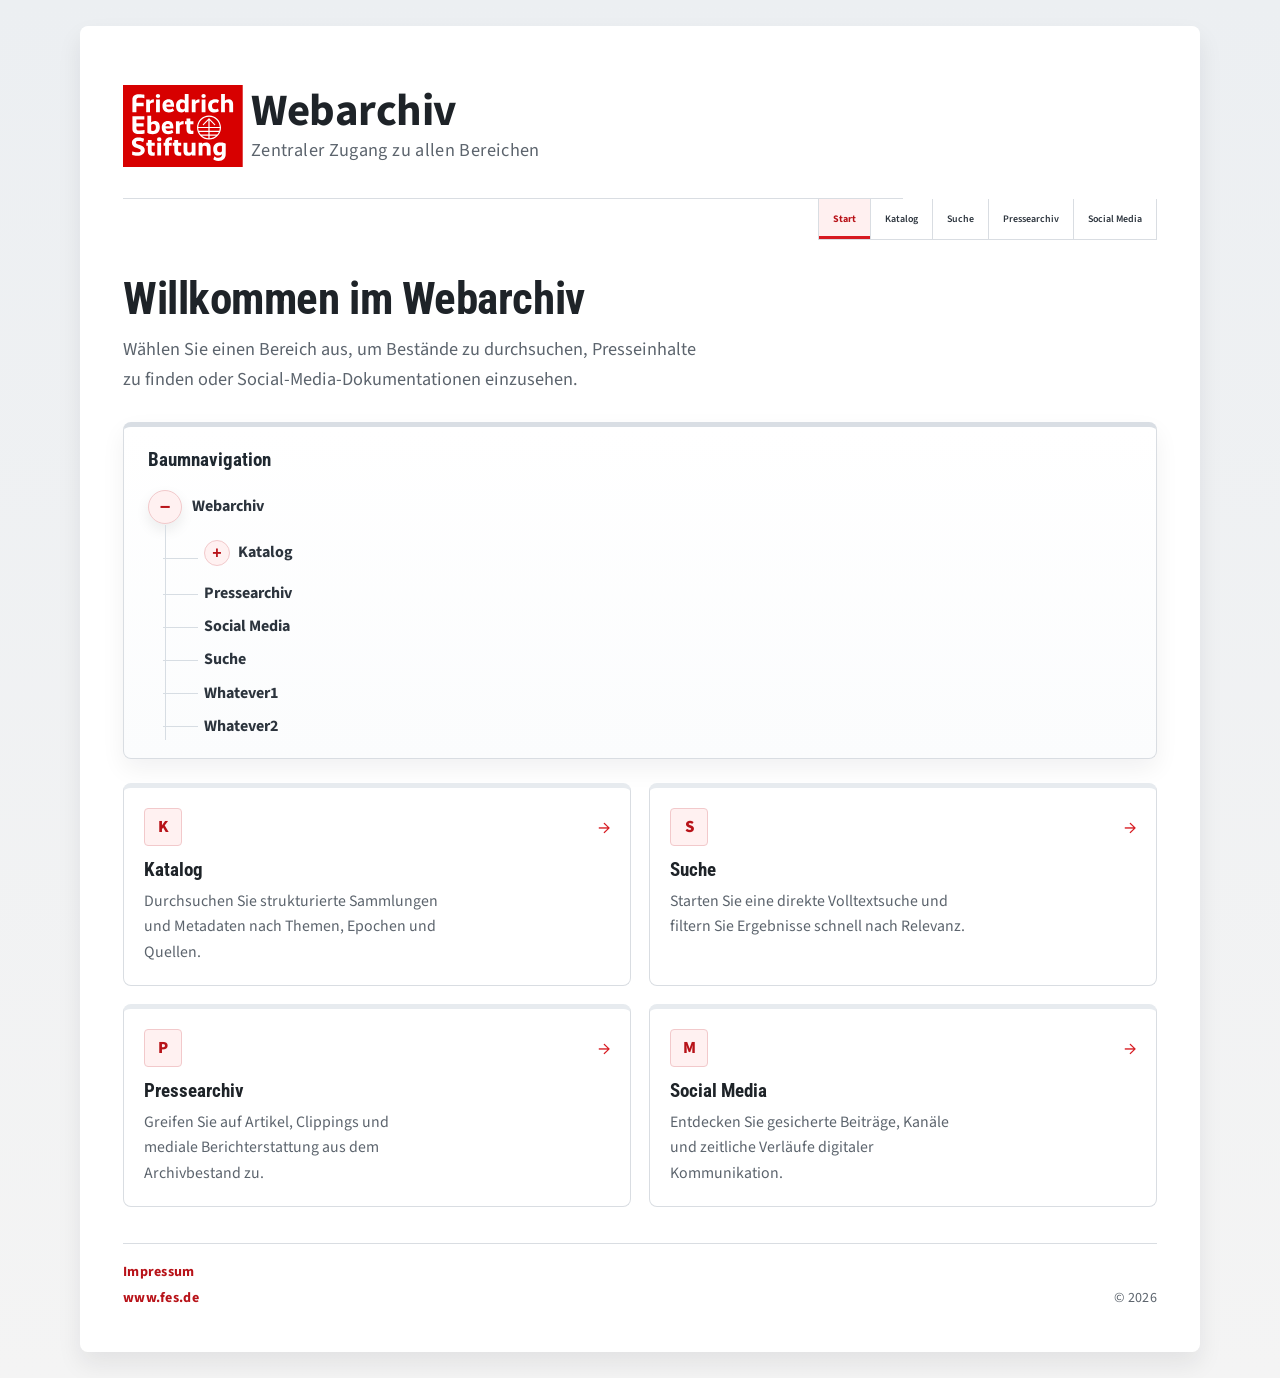
<file: src/index.html>
<!DOCTYPE html>
<html lang="de">
<head>
    <meta charset="UTF-8">
    <meta name="viewport" content="width=device-width, initial-scale=1.0">
    <title>Webarchiv - Startseite</title>
    <link rel="preconnect" href="https://fonts.googleapis.com">
    <link rel="preconnect" href="https://fonts.gstatic.com" crossorigin>
    <link href="https://fonts.googleapis.com/css2?family=Roboto+Condensed:wght@500;700&family=Source+Sans+3:wght@400;600;700&display=swap" rel="stylesheet">
    <link rel="stylesheet" href="style.css">
</head>
<body class="index-page">
    <main class="shell">
        <header class="topbar">
            <div class="brand">
                <img class="brand-logo" src="assets/logo-fes.svg" alt="FES Logo" width="60" height="60">
                <div class="brand-text">
                    <strong>Webarchiv</strong>
                    <span>Zentraler Zugang zu allen Bereichen</span>
                </div>
            </div>
        </header>

        <header class="site-head" aria-label="Kopfbereich">
            <nav class="section-nav" aria-label="Hauptbereiche">
                <a class="is-active" href="index.html" aria-current="page">Start</a>
                <a href="katalog.html">Katalog</a>
                <a href="suche.html">Suche</a>
                <a href="pressearchiv.html">Pressearchiv</a>
                <a href="social-media.html">Social Media</a>
            </nav>
        </header>

        <section class="hero" aria-label="Einleitung">
            <h1>Willkommen im Webarchiv</h1>
            <p>Wählen Sie einen Bereich aus, um Bestände zu durchsuchen, Presseinhalte zu finden oder Social-Media-Dokumentationen einzusehen.</p>
        </section>

        <section class="baumnavigation" aria-label="Baumnavigation">
            <h2>Baumnavigation</h2>
            <nav aria-label="Navigationsbaum Webarchiv">
                <ul class="tree-root">
                    <li class="tree-root-item">
                        <div class="tree-root-head">
                            <button class="tree-toggle" type="button" aria-controls="tree-children-webarchiv" aria-expanded="true" aria-label="Baumstruktur einklappen">&minus;</button>
                            <a class="tree-node tree-node-plain" href="index.html" aria-current="page">Webarchiv</a>
                        </div>
                        <ul class="tree-children" id="tree-children-webarchiv">
                            <li class="tree-node-branch is-collapsed">
                                <div class="tree-branch-head">
                                    <button class="tree-toggle tree-toggle-branch" type="button" aria-controls="tree-children-katalog" aria-expanded="false" aria-label="Katalog-Unterseiten aufklappen">+</button>
                                    <a class="tree-node tree-node-plain" href="katalog.html">Katalog</a>
                                </div>
                                <ul class="tree-subchildren" id="tree-children-katalog">
                                    <li><a class="tree-subnode" href="katalog.html#spd">SPD</a></li>
                                    <li><a class="tree-subnode" href="katalog.html#gewerkschaften">Gewerkschaften</a></li>
                                    <li><a class="tree-subnode" href="katalog.html#sonstige">Sonstige</a></li>
                                </ul>
                            </li>
                            <li><a class="tree-node tree-node-plain" href="pressearchiv.html">Pressearchiv</a></li>
                            <li><a class="tree-node tree-node-plain" href="social-media.html">Social Media</a></li>
                            <li><a class="tree-node tree-node-plain" href="suche.html">Suche</a></li>
                            <li><a class="tree-node tree-node-plain" href="suche.html">Whatever1</a></li>
                            <li><a class="tree-node tree-node-plain" href="suche.html">Whatever2</a></li>
                        </ul>
                    </li>
                </ul>
            </nav>
        </section>

        <section class="tiles" aria-label="Navigation">
            <a class="tile" href="katalog.html" aria-label="Zum Katalog wechseln">
                <div class="tile-header">
                    <div class="icon" aria-hidden="true">K</div>
                    <span class="arrow" aria-hidden="true">&rarr;</span>
                </div>
                <h2>Katalog</h2>
                <p>Durchsuchen Sie strukturierte Sammlungen und Metadaten nach Themen, Epochen und Quellen.</p>
            </a>

            <a class="tile" href="suche.html" aria-label="Zur Suche wechseln">
                <div class="tile-header">
                    <div class="icon" aria-hidden="true">S</div>
                    <span class="arrow" aria-hidden="true">&rarr;</span>
                </div>
                <h2>Suche</h2>
                <p>Starten Sie eine direkte Volltextsuche und filtern Sie Ergebnisse schnell nach Relevanz.</p>
            </a>

            <a class="tile" href="pressearchiv.html" aria-label="Zum Pressearchiv wechseln">
                <div class="tile-header">
                    <div class="icon" aria-hidden="true">P</div>
                    <span class="arrow" aria-hidden="true">&rarr;</span>
                </div>
                <h2>Pressearchiv</h2>
                <p>Greifen Sie auf Artikel, Clippings und mediale Berichterstattung aus dem Archivbestand zu.</p>
            </a>

            <a class="tile" href="social-media.html" aria-label="Zum Social-Media-Bereich wechseln">
                <div class="tile-header">
                    <div class="icon" aria-hidden="true">M</div>
                    <span class="arrow" aria-hidden="true">&rarr;</span>
                </div>
                <h2>Social Media</h2>
                <p>Entdecken Sie gesicherte Beiträge, Kanäle und zeitliche Verläufe digitaler Kommunikation.</p>
            </a>
        </section>

        <footer class="site-footer" aria-label="Seitenfuss">
            <div class="footer-links">
                <a href="https://www.fes.de/impressum" target="_blank" rel="noopener noreferrer">Impressum</a>
                <a href="https://www.fes.de" target="_blank" rel="noopener noreferrer">www.fes.de</a>
            </div>
            <span>&copy; <span class="current-year"></span></span>
        </footer>
    </main>

    <script>
        document.querySelectorAll('.current-year').forEach((yearElement) => {
            yearElement.textContent = new Date().getFullYear();
        });

        const treeRootItem = document.querySelector('.tree-root-item');
        const treeToggle = document.querySelector('.tree-toggle');
        const treeChildren = document.getElementById('tree-children-webarchiv');

        if (treeRootItem && treeToggle && treeChildren) {
            const updateTreeToggle = () => {
                const isCollapsed = treeRootItem.classList.contains('is-collapsed');
                treeToggle.setAttribute('aria-expanded', String(!isCollapsed));
                treeToggle.setAttribute('aria-label', isCollapsed ? 'Baumstruktur aufklappen' : 'Baumstruktur einklappen');
                treeToggle.textContent = isCollapsed ? '+' : '\u2212';
            };

            treeToggle.addEventListener('click', () => {
                treeRootItem.classList.toggle('is-collapsed');
                updateTreeToggle();
            });

            updateTreeToggle();
        }

        const katalogBranch = document.querySelector('.tree-node-branch');
        const katalogToggle = document.querySelector('.tree-toggle-branch');
        const katalogChildren = document.getElementById('tree-children-katalog');

        if (katalogBranch && katalogToggle && katalogChildren) {
            const updateKatalogToggle = () => {
                const isCollapsed = katalogBranch.classList.contains('is-collapsed');
                katalogToggle.setAttribute('aria-expanded', String(!isCollapsed));
                katalogToggle.setAttribute('aria-label', isCollapsed ? 'Katalog-Unterseiten aufklappen' : 'Katalog-Unterseiten einklappen');
                katalogToggle.textContent = isCollapsed ? '+' : '\u2212';
            };

            katalogToggle.addEventListener('click', () => {
                katalogBranch.classList.toggle('is-collapsed');
                updateKatalogToggle();
            });

            updateKatalogToggle();
        }

    </script>
</body>
</html>
</file>
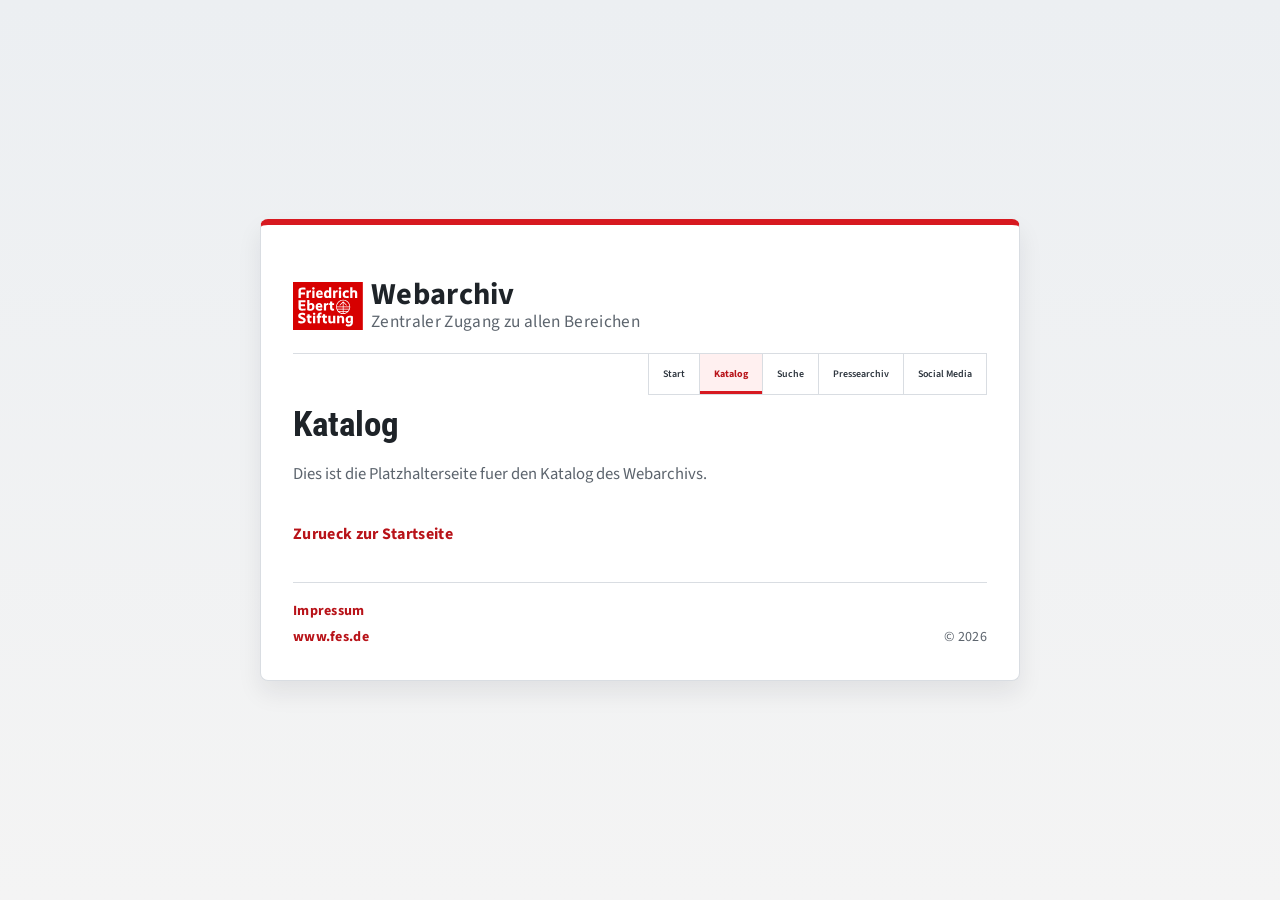
<file: src/katalog.html>
<!DOCTYPE html>
<html lang="de">
<head>
    <meta charset="UTF-8">
    <meta name="viewport" content="width=device-width, initial-scale=1.0">
    <title>Webarchiv - Katalog</title>
    <link rel="preconnect" href="https://fonts.googleapis.com">
    <link rel="preconnect" href="https://fonts.gstatic.com" crossorigin>
    <link href="https://fonts.googleapis.com/css2?family=Roboto+Condensed:wght@500;700&family=Source+Sans+3:wght@400;600;700&display=swap" rel="stylesheet">
    <link rel="stylesheet" href="style.css">
</head>
<body class="subpage katalog-page">
    <main class="shell">
        <header class="topbar">
            <div class="brand">
                <img class="brand-logo" src="assets/logo-fes.svg" alt="FES Logo" width="60" height="60">
                <div class="brand-text">
                    <strong>Webarchiv</strong>
                    <span>Zentraler Zugang zu allen Bereichen</span>
                </div>
            </div>
        </header>

        <header class="site-head" aria-label="Kopfbereich">
            <nav class="section-nav" aria-label="Hauptbereiche">
                <a href="index.html">Start</a>
                <a class="is-active" href="katalog.html" aria-current="page">Katalog</a>
                <a href="suche.html">Suche</a>
                <a href="pressearchiv.html">Pressearchiv</a>
                <a href="social-media.html">Social Media</a>
            </nav>
        </header>

        <h1>Katalog</h1>
        <p>Dies ist die Platzhalterseite fuer den Katalog des Webarchivs.</p>
        <a class="back-link" href="index.html">Zurueck zur Startseite</a>

        <footer class="site-footer" aria-label="Seitenfuss">
            <div class="footer-links">
                <a href="https://www.fes.de/impressum" target="_blank" rel="noopener noreferrer">Impressum</a>
                <a href="https://www.fes.de" target="_blank" rel="noopener noreferrer">www.fes.de</a>
            </div>
            <span>&copy; <span class="current-year"></span></span>
        </footer>
    </main>

    <script>
        document.querySelectorAll('.current-year').forEach((yearElement) => {
            yearElement.textContent = new Date().getFullYear();
        });
    </script>
</body>
</html>
</file>
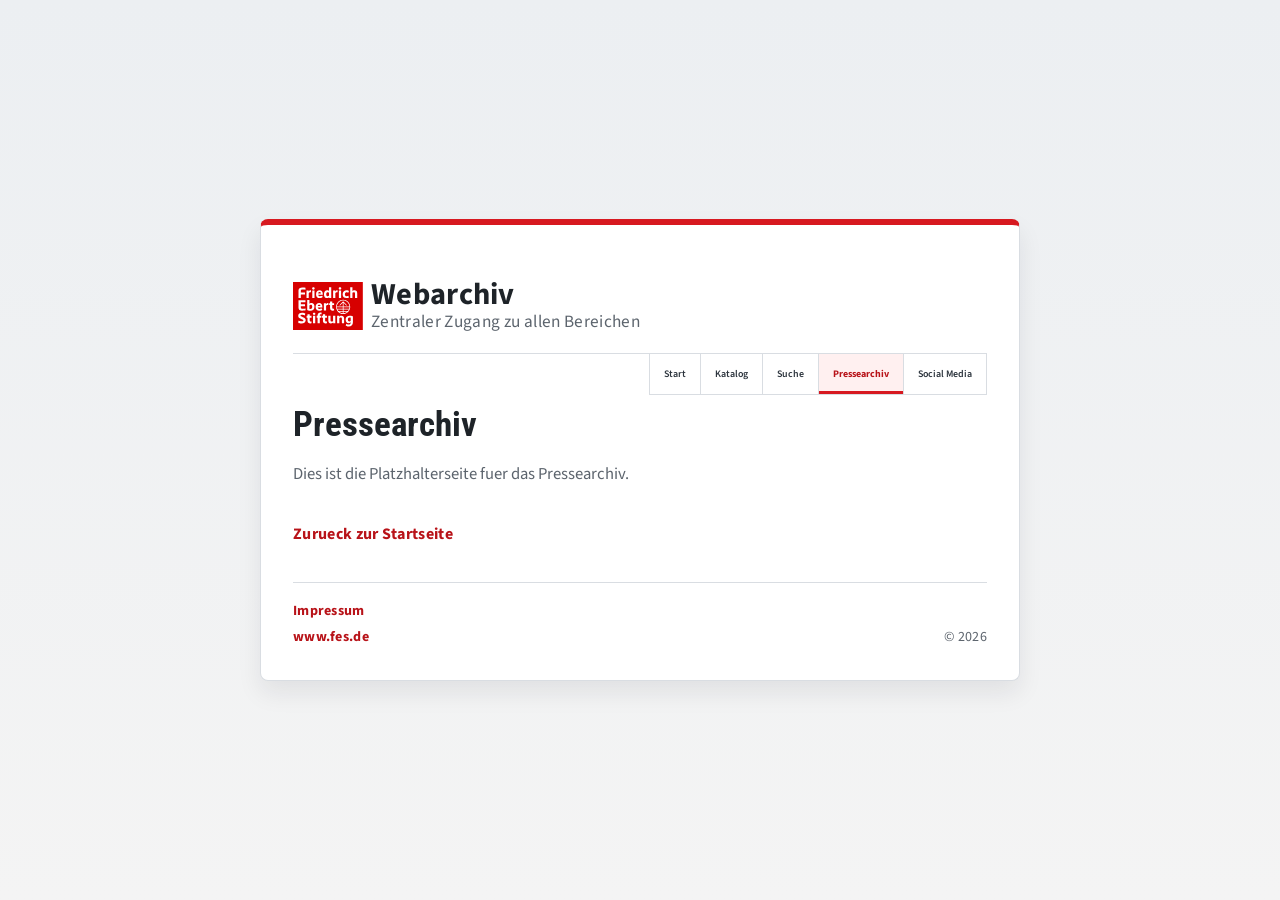
<file: src/pressearchiv.html>
<!DOCTYPE html>
<html lang="de">
<head>
    <meta charset="UTF-8">
    <meta name="viewport" content="width=device-width, initial-scale=1.0">
    <title>Webarchiv - Pressearchiv</title>
    <link rel="preconnect" href="https://fonts.googleapis.com">
    <link rel="preconnect" href="https://fonts.gstatic.com" crossorigin>
    <link href="https://fonts.googleapis.com/css2?family=Roboto+Condensed:wght@500;700&family=Source+Sans+3:wght@400;600;700&display=swap" rel="stylesheet">
    <link rel="stylesheet" href="style.css">
</head>
<body class="subpage pressearchiv-page">
    <main class="shell">
        <header class="topbar">
            <div class="brand">
                <img class="brand-logo" src="assets/logo-fes.svg" alt="FES Logo" width="60" height="60">
                <div class="brand-text">
                    <strong>Webarchiv</strong>
                    <span>Zentraler Zugang zu allen Bereichen</span>
                </div>
            </div>
        </header>

        <header class="site-head" aria-label="Kopfbereich">
            <nav class="section-nav" aria-label="Hauptbereiche">
                <a href="index.html">Start</a>
                <a href="katalog.html">Katalog</a>
                <a href="suche.html">Suche</a>
                <a class="is-active" href="pressearchiv.html" aria-current="page">Pressearchiv</a>
                <a href="social-media.html">Social Media</a>
            </nav>
        </header>

        <h1>Pressearchiv</h1>
        <p>Dies ist die Platzhalterseite fuer das Pressearchiv.</p>
        <a class="back-link" href="index.html">Zurueck zur Startseite</a>

        <footer class="site-footer" aria-label="Seitenfuss">
            <div class="footer-links">
                <a href="https://www.fes.de/impressum" target="_blank" rel="noopener noreferrer">Impressum</a>
                <a href="https://www.fes.de" target="_blank" rel="noopener noreferrer">www.fes.de</a>
            </div>
            <span>&copy; <span class="current-year"></span></span>
        </footer>
    </main>

    <script>
        document.querySelectorAll('.current-year').forEach((yearElement) => {
            yearElement.textContent = new Date().getFullYear();
        });
    </script>
</body>
</html>
</file>
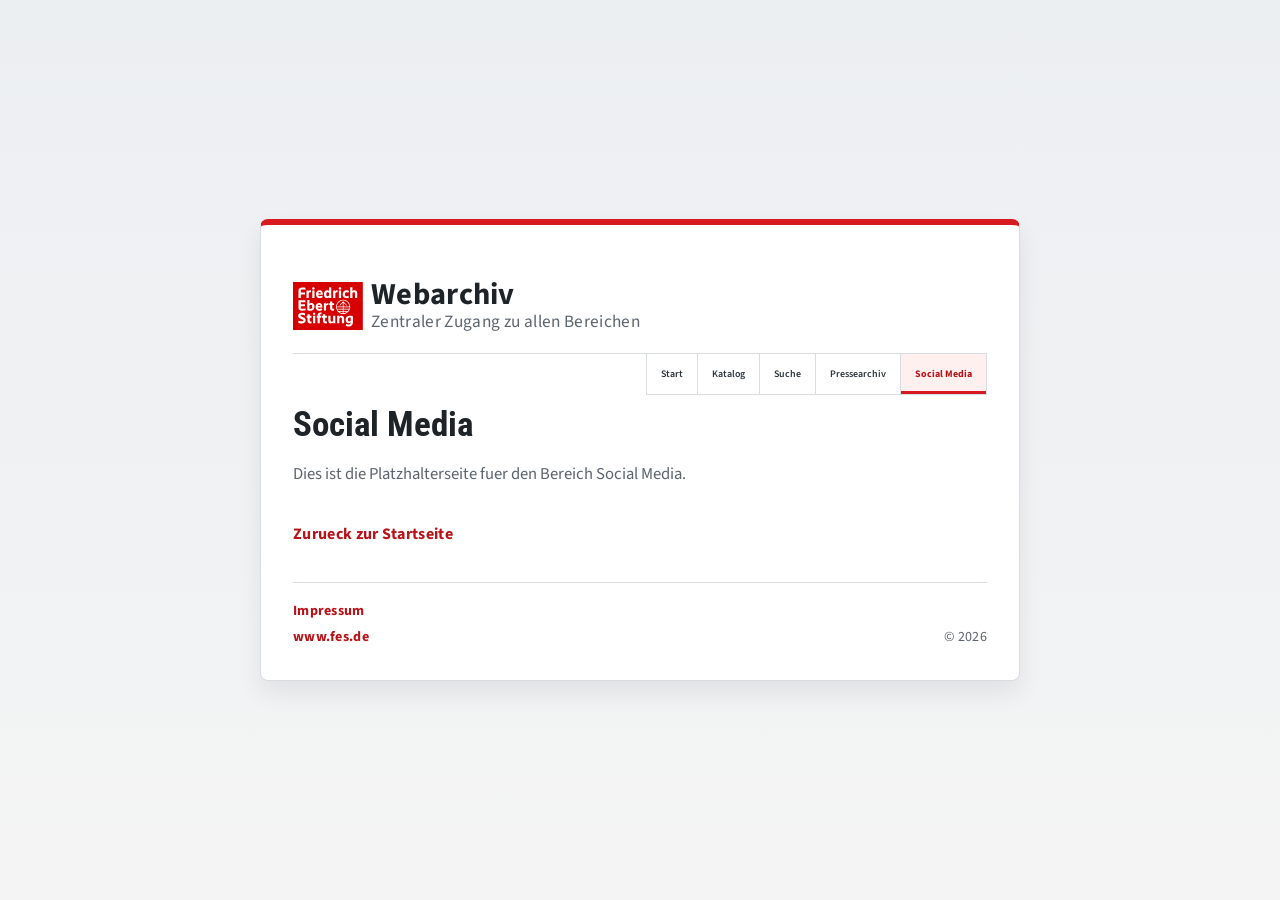
<file: src/social-media.html>
<!DOCTYPE html>
<html lang="de">
<head>
    <meta charset="UTF-8">
    <meta name="viewport" content="width=device-width, initial-scale=1.0">
    <title>Webarchiv - Social Media</title>
    <link rel="preconnect" href="https://fonts.googleapis.com">
    <link rel="preconnect" href="https://fonts.gstatic.com" crossorigin>
    <link href="https://fonts.googleapis.com/css2?family=Roboto+Condensed:wght@500;700&family=Source+Sans+3:wght@400;600;700&display=swap" rel="stylesheet">
    <link rel="stylesheet" href="style.css">
</head>
<body class="subpage social-media-page">
    <main class="shell">
        <header class="topbar">
            <div class="brand">
                <img class="brand-logo" src="assets/logo-fes.svg" alt="FES Logo" width="60" height="60">
                <div class="brand-text">
                    <strong>Webarchiv</strong>
                    <span>Zentraler Zugang zu allen Bereichen</span>
                </div>
            </div>
        </header>

        <header class="site-head" aria-label="Kopfbereich">
            <nav class="section-nav" aria-label="Hauptbereiche">
                <a href="index.html">Start</a>
                <a href="katalog.html">Katalog</a>
                <a href="suche.html">Suche</a>
                <a href="pressearchiv.html">Pressearchiv</a>
                <a class="is-active" href="social-media.html" aria-current="page">Social Media</a>
            </nav>
        </header>

        <h1>Social Media</h1>
        <p>Dies ist die Platzhalterseite fuer den Bereich Social Media.</p>
        <a class="back-link" href="index.html">Zurueck zur Startseite</a>

        <footer class="site-footer" aria-label="Seitenfuss">
            <div class="footer-links">
                <a href="https://www.fes.de/impressum" target="_blank" rel="noopener noreferrer">Impressum</a>
                <a href="https://www.fes.de" target="_blank" rel="noopener noreferrer">www.fes.de</a>
            </div>
            <span>&copy; <span class="current-year"></span></span>
        </footer>
    </main>

    <script>
        document.querySelectorAll('.current-year').forEach((yearElement) => {
            yearElement.textContent = new Date().getFullYear();
        });
    </script>
</body>
</html>
</file>
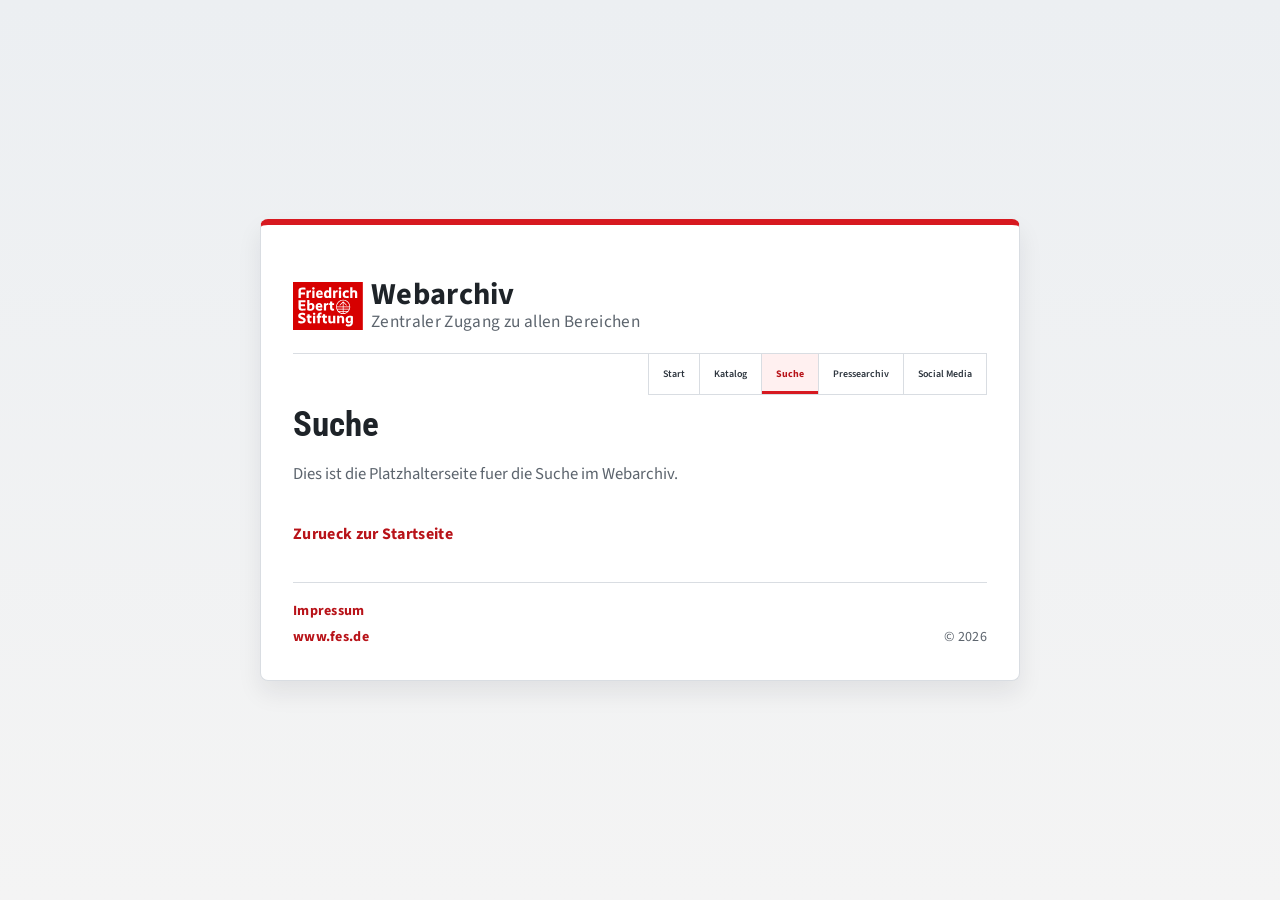
<file: src/suche.html>
<!DOCTYPE html>
<html lang="de">
<head>
    <meta charset="UTF-8">
    <meta name="viewport" content="width=device-width, initial-scale=1.0">
    <title>Webarchiv - Suche</title>
    <link rel="preconnect" href="https://fonts.googleapis.com">
    <link rel="preconnect" href="https://fonts.gstatic.com" crossorigin>
    <link href="https://fonts.googleapis.com/css2?family=Roboto+Condensed:wght@500;700&family=Source+Sans+3:wght@400;600;700&display=swap" rel="stylesheet">
    <link rel="stylesheet" href="style.css">
</head>
<body class="subpage suche-page">
    <main class="shell">
        <header class="topbar">
            <div class="brand">
                <img class="brand-logo" src="assets/logo-fes.svg" alt="FES Logo" width="60" height="60">
                <div class="brand-text">
                    <strong>Webarchiv</strong>
                    <span>Zentraler Zugang zu allen Bereichen</span>
                </div>
            </div>
        </header>

        <header class="site-head" aria-label="Kopfbereich">
            <nav class="section-nav" aria-label="Hauptbereiche">
                <a href="index.html">Start</a>
                <a href="katalog.html">Katalog</a>
                <a class="is-active" href="suche.html" aria-current="page">Suche</a>
                <a href="pressearchiv.html">Pressearchiv</a>
                <a href="social-media.html">Social Media</a>
            </nav>
        </header>

        <h1>Suche</h1>
        <p>Dies ist die Platzhalterseite fuer die Suche im Webarchiv.</p>
        <a class="back-link" href="index.html">Zurueck zur Startseite</a>

        <footer class="site-footer" aria-label="Seitenfuss">
            <div class="footer-links">
                <a href="https://www.fes.de/impressum" target="_blank" rel="noopener noreferrer">Impressum</a>
                <a href="https://www.fes.de" target="_blank" rel="noopener noreferrer">www.fes.de</a>
            </div>
            <span>&copy; <span class="current-year"></span></span>
        </footer>
    </main>

    <script>
        document.querySelectorAll('.current-year').forEach((yearElement) => {
            yearElement.textContent = new Date().getFullYear();
        });
    </script>
</body>
</html>
</file>
<file: src/style.css>
:root {
    --fes-red: #d71920;
    --fes-red-dark: #b81319;
    --bg-main: #f4f4f4;
    --bg-panel: #ffffff;
    --text-main: #1e2328;
    --text-muted: #5c646d;
    --line: #d9dde2;
    --radius: 8px;
    --shadow: 0 12px 24px rgba(20, 26, 33, 0.08);
    --space-xs: 8px;
    --space-sm: 12px;
    --space-md: 18px;
    --space-lg: 26px;
    --space-xl: 34px;
}

* {
    box-sizing: border-box;
}

body {
    margin: 0;
    min-height: 100vh;
    font-family: "Source Sans 3", "Helvetica Neue", Arial, sans-serif;
    color: var(--text-main);
    background: linear-gradient(180deg, #eceff2 0%, var(--bg-main) 100%);
    display: grid;
    place-items: center;
    padding: 26px;
    line-height: 1.45;
}

.shell {
    width: min(1120px, 100%);
    background: var(--bg-panel);
    border: 1px solid rgba(255, 255, 255, 0.7);
    border-radius: var(--radius);
    box-shadow: var(--shadow);
    padding: clamp(24px, 4vw, 42px);
    animation: riseIn 0.75s ease-out both;
}

.site-head {
    margin-bottom: 24px;
}

.service-strip {
    display: flex;
    align-items: center;
    justify-content: space-between;
    gap: var(--space-sm);
    padding: 8px 12px;
    border-radius: 4px 4px 0 0;
    background: var(--fes-red);
    color: #ffffff;
    font-size: 0.83rem;
    font-weight: 600;
    letter-spacing: 0.03em;
    text-transform: uppercase;
}

.service-strip a {
    color: #ffffff;
    text-decoration: none;
    font-weight: 700;
}

.service-strip a:hover,
.service-strip a:focus-visible {
    text-decoration: underline;
}

.section-nav {
    display: flex;
    flex-wrap: wrap;
    gap: 0;
    border: 1px solid var(--line);
    border-top: 0;
    background: #ffffff;
}

.section-nav a {
    display: inline-flex;
    align-items: center;
    justify-content: center;
    min-height: 44px;
    padding: 8px 16px;
    border-right: 1px solid var(--line);
    color: #2c343d;
    text-decoration: none;
    font-size: 0.98rem;
    font-weight: 600;
    transition: background-color 0.2s ease, color 0.2s ease;
}

.section-nav a:last-child {
    border-right: 0;
}

.section-nav a:hover,
.section-nav a:focus-visible {
    background: #fff4f4;
    color: var(--fes-red-dark);
}

.section-nav a.is-active {
    position: relative;
    background: #fff0f0;
    color: var(--fes-red-dark);
    font-weight: 700;
}

.section-nav a.is-active::after {
    content: "";
    position: absolute;
    left: 0;
    right: 0;
    bottom: 0;
    height: 3px;
    background: var(--fes-red);
}

.topbar {
    display: flex;
    justify-content: flex-start;
    align-items: flex-start;
    gap: var(--space-md);
    margin-top: 14px;
    padding-bottom: 20px;
    border-bottom: 1px solid var(--line);
}

.brand {
    display: inline-flex;
    align-items: flex-start;
    gap: 12px;
}

.brand-mark {
    width: 46px;
    height: 46px;
    flex: 0 0 46px;
    border-radius: 4px;
    display: grid;
    place-items: center;
    font-family: "Roboto Condensed", "Arial Narrow", sans-serif;
    font-weight: 700;
    letter-spacing: 0.02em;
    color: #ffffff;
    background: linear-gradient(160deg, var(--fes-red), var(--fes-red-dark));
    box-shadow: 0 2px 8px rgba(0, 0, 0, 0.15);
}

.brand-logo {
    width: 46px;
    height: 46px;
    flex: 0 0 46px;
    display: block;
    border-radius: 4px;
    box-shadow: none;
}

.brand-text {
    padding-top: 1px;
}

.brand-text strong {
    display: block;
    font-size: clamp(1.1rem, 2.2vw, 1.45rem);
    line-height: 1.2;
    letter-spacing: 0.01em;
}

.brand-text span {
    color: var(--text-muted);
    font-size: 0.9rem;
    letter-spacing: 0.02em;
}

.hero {
    margin-top: clamp(20px, 3vw, 34px);
    max-width: 780px;
}

.hero h1 {
    margin: 0 0 12px;
    font-family: "Roboto Condensed", "Arial Narrow", sans-serif;
    font-size: clamp(1.8rem, 4.2vw, 2.8rem);
    line-height: 1.1;
    letter-spacing: -0.01em;
}

.hero p {
    margin: 0;
    color: var(--text-muted);
    font-size: clamp(1.03rem, 1.7vw, 1.14rem);
    line-height: 1.62;
    max-width: 64ch;
}

.baumnavigation {
    margin-top: 28px;
    padding: 22px 24px 20px;
    border: 1px solid var(--line);
    border-top: 5px solid #d9dee4;
    border-radius: var(--radius);
    background: linear-gradient(180deg, #ffffff, #fbfcfd);
    box-shadow: 0 10px 24px rgba(17, 23, 31, 0.06);
}

.baumnavigation h2 {
    margin: 0 0 18px;
    font-family: "Roboto Condensed", "Arial Narrow", sans-serif;
    font-size: 1.18rem;
    line-height: 1.2;
    color: #1f2830;
}

.baumnavigation ul {
    list-style: none;
    margin: 0;
    padding: 0;
}

.tree-root > li {
    position: relative;
    display: flex;
    flex-direction: column;
    align-items: flex-start;
    gap: 16px;
}

.tree-root-head {
    display: flex;
    align-items: center;
    gap: 10px;
}

.tree-toggle {
    width: 34px;
    height: 34px;
    border: 1px solid #f2c9cb;
    border-radius: 999px;
    background: #fff1f1;
    color: var(--fes-red-dark);
    font-size: 1.15rem;
    font-weight: 700;
    line-height: 1;
    cursor: pointer;
    box-shadow: 0 6px 14px rgba(17, 23, 31, 0.08);
    transition: transform 0.2s ease, box-shadow 0.2s ease, border-color 0.2s ease;
}

.tree-toggle:hover,
.tree-toggle:focus-visible {
    transform: translateY(-1px);
    border-color: #d99b9e;
    box-shadow: 0 8px 18px rgba(17, 23, 31, 0.11);
}

.tree-toggle:focus-visible {
    outline: 3px solid rgba(215, 25, 32, 0.22);
    outline-offset: 1px;
}

.tree-branch-head {
    display: flex;
    align-items: center;
    gap: 8px;
}

.tree-toggle-branch {
    width: 26px;
    height: 26px;
    font-size: 1rem;
    box-shadow: none;
}

.tree-node-branch {
    position: relative;
}

.tree-node-branch .tree-branch-head {
    position: relative;
    padding-bottom: 6px;
}

.tree-node-branch .tree-branch-head::after {
    content: "";
    position: absolute;
    left: 13px;
    top: 50%;
    width: 1px;
    height: calc(50% + 9px);
    background: #d7dde3;
    display: none;
}

.tree-node-branch.is-collapsed .tree-subchildren {
    display: none;
}

.tree-node-branch.is-collapsed .tree-branch-head::after {
    display: none;
}

.tree-subchildren {
    position: relative;
    margin-top: 0;
    margin-left: 0;
    padding-left: 16px;
    display: flex;
    flex-direction: column;
    gap: 8px;
}

.tree-subchildren::before {
    content: "";
    position: absolute;
    top: -2px;
    bottom: 8px;
    left: 13px;
    width: 1px;
    background: #d7dde3;
}

.tree-subchildren li {
    position: relative;
    padding-left: 18px;
}

.tree-subchildren li::before {
    content: "";
    position: absolute;
    top: 50%;
    left: 12px;
    width: 2px;
    height: 1px;
    background: #d7dde3;
}


.tree-subnode {
    color: #2c343d;
    text-decoration: none;
    font-weight: 600;
    line-height: 1.35;
}

.tree-subnode:hover,
.tree-subnode:focus-visible {
    color: var(--fes-red-dark);
    text-decoration: underline;
}

.tree-root-item.is-collapsed .tree-children {
    display: none;
}

.tree-root-item.is-collapsed::after {
    display: none;
}

.tree-children {
    position: relative;
    display: flex;
    flex-direction: column;
    gap: 10px;
    margin-left: 0;
    padding-top: 8px;
    padding-left: 0;
}

.tree-children::before {
    content: "";
    position: absolute;
    top: -2px;
    bottom: -2px;
    left: 17px;
    width: 1px;
    background: #d7dde3;
}

.tree-children li {
    position: relative;
    padding-left: 56px;
}

.tree-children li::before {
    content: "";
    position: absolute;
    top: 50%;
    left: 15px;
    width: 35px;
    height: 1px;
    background: #d7dde3;
}

.tree-children > li.tree-node-branch::before {
    top: 18px;
}

.tree-node {
    position: relative;
    display: inline-flex;
    align-items: center;
    min-height: 48px;
    padding: 12px 16px 12px 50px;
    border: 1px solid var(--line);
    border-radius: 12px;
    background: #ffffff;
    color: #2c343d;
    text-decoration: none;
    font-weight: 700;
    line-height: 1.35;
    box-shadow: 0 8px 20px rgba(17, 23, 31, 0.06);
    transition: transform 0.2s ease, box-shadow 0.2s ease, border-color 0.2s ease, color 0.2s ease;
}

.tree-node::before {
    content: "+";
    position: absolute;
    left: 14px;
    top: 50%;
    width: 22px;
    height: 22px;
    border-radius: 999px;
    display: grid;
    place-items: center;
    background: #fff1f1;
    border: 1px solid #f2c9cb;
    color: var(--fes-red-dark);
    font-size: 0.98rem;
    font-weight: 800;
    line-height: 1;
    transform: translateY(-50%);
}

.tree-node:hover,
.tree-node:focus-visible {
    transform: translateY(-2px);
    border-color: #d99b9e;
    color: var(--fes-red-dark);
    box-shadow: 0 12px 26px rgba(17, 23, 31, 0.1);
}

.tree-node:focus-visible {
    outline: 3px solid rgba(215, 25, 32, 0.22);
    outline-offset: 1px;
}

.tree-node.tree-node-plain {
    display: inline;
    min-height: 0;
    padding: 0;
    border: 0;
    border-radius: 0;
    background: transparent;
    box-shadow: none;
}

.tree-node.tree-node-plain::before {
    content: none;
}

.tree-node.tree-node-plain:hover,
.tree-node.tree-node-plain:focus-visible {
    transform: none;
    border-color: transparent;
    box-shadow: none;
}

.tree-node.tree-node-plain:focus-visible {
    outline: 2px solid rgba(215, 25, 32, 0.22);
    outline-offset: 2px;
}

.tree-node-root {
    position: relative;
    display: inline-flex;
    align-items: center;
    min-width: min(280px, 100%);
    min-height: 48px;
    padding: 14px 20px;
    border: 1px solid #f0c6c8;
    border-radius: 12px;
    border-color: #f0c6c8;
    background: linear-gradient(180deg, #fff4f4, #ffffff);
    color: var(--fes-red-dark);
    text-decoration: none;
    font-weight: 700;
    line-height: 1.35;
    box-shadow: 0 12px 28px rgba(215, 25, 32, 0.08);
}

.tree-node-root:hover,
.tree-node-root:focus-visible {
    transform: translateY(-2px);
    border-color: #d99b9e;
    box-shadow: 0 12px 26px rgba(17, 23, 31, 0.1);
}

.tree-node-root:focus-visible {
    outline: 3px solid rgba(215, 25, 32, 0.22);
    outline-offset: 1px;
}

.tree-root-item::after {
    content: "";
    position: absolute;
    left: 17px;
    top: 35px;
    width: 1px;
    height: 21px;
    background: #d7dde3;
}

.tiles {
    display: grid;
    grid-template-columns: repeat(2, minmax(220px, 1fr));
    gap: 18px;
    margin-top: 24px;
}

.tile {
    position: relative;
    text-decoration: none;
    color: inherit;
    border-radius: var(--radius);
    border: 1px solid var(--line);
    border-top: 5px solid #e7ebef;
    background: #ffffff;
    padding: 20px;
    transition: border-color 0.2s ease, box-shadow 0.2s ease, transform 0.2s ease;
    animation: staggerIn 0.5s ease both;
}

.tile:nth-child(1) {
    animation-delay: 0.06s;
}

.tile:nth-child(2) {
    animation-delay: 0.12s;
}

.tile:nth-child(3) {
    animation-delay: 0.18s;
}

.tile:nth-child(4) {
    animation-delay: 0.24s;
}

.tile:hover,
.tile:focus-visible {
    transform: translateY(-3px);
    border-color: #cfd5dc;
    border-top-color: var(--fes-red);
    box-shadow: 0 10px 24px rgba(17, 23, 31, 0.12);
}

.tile:focus-visible {
    outline: 3px solid rgba(215, 25, 32, 0.25);
    outline-offset: 1px;
}

.tile-header {
    display: flex;
    align-items: center;
    justify-content: space-between;
    margin-bottom: 12px;
}

.icon {
    width: 38px;
    height: 38px;
    border-radius: 4px;
    display: grid;
    place-items: center;
    color: var(--fes-red-dark);
    background: #fff1f1;
    border: 1px solid #f2c9cb;
    font-size: 1.06rem;
    font-weight: 800;
}

.arrow {
    font-size: 1.25rem;
    line-height: 1;
    color: var(--fes-red);
}

.tile h2 {
    margin: 0 0 8px;
    font-size: 1.2rem;
    line-height: 1.2;
    font-family: "Roboto Condensed", "Arial Narrow", sans-serif;
}

.tile p {
    margin: 0;
    font-size: 0.99rem;
    line-height: 1.6;
    color: var(--text-muted);
    max-width: 37ch;
}

.site-footer {
    margin-top: clamp(24px, 3vw, 36px);
    padding-top: 18px;
    border-top: 1px solid var(--line);
    display: flex;
    align-items: flex-end;
    justify-content: space-between;
    gap: 12px 18px;
    color: var(--text-muted);
    font-size: 0.88rem;
    letter-spacing: 0.02em;
}

.footer-links {
    display: flex;
    flex-direction: column;
    align-items: flex-start;
    gap: 6px;
}

.site-footer > span {
    margin-left: auto;
    white-space: nowrap;
}

.site-footer a {
    color: var(--fes-red-dark);
    text-decoration: none;
    font-weight: 700;
}

.site-footer a:hover,
.site-footer a:focus-visible {
    color: var(--fes-red);
    text-decoration: underline;
}

body.subpage {
    padding: 24px;
    background: linear-gradient(180deg, #eceff2 0%, var(--bg-main) 100%);
}

body.subpage main {
    width: min(760px, 100%);
    background: #ffffff;
    border-radius: var(--radius);
    border: 1px solid var(--line);
    border-top: 6px solid var(--fes-red);
    box-shadow: var(--shadow);
    padding: 32px;
    animation: riseIn 0.5s ease-out both;
}

body.subpage .site-head {
    margin-bottom: 26px;
}

body.index-page .shell {
    padding-top: 5px;
}

body.index-page .topbar,
body.suche-page .topbar,
body.katalog-page .topbar,
body.pressearchiv-page .topbar,
body.social-media-page .topbar {
    margin-bottom: 0;
    padding-bottom: 12px;
    border-bottom: 1px solid var(--line);
}

body.index-page .topbar {
    max-width: 780px;
    margin-top: clamp(20px, 3vw, 34px);
}

body.index-page .topbar .brand,
body.suche-page .topbar .brand,
body.katalog-page .topbar .brand,
body.pressearchiv-page .topbar .brand,
body.social-media-page .topbar .brand {
    align-items: center;
    gap: 8px;
}

body.index-page .topbar .brand {
    width: 100%;
}

body.index-page .topbar .brand-logo {
    width: 120px !important;
    height: 120px !important;
    max-width: 120px;
    max-height: 120px;
    flex: 0 0 60px;
    object-fit: contain;
    box-shadow: none !important;
}


body.suche-page .topbar .brand-logo,
body.katalog-page .topbar .brand-logo,
body.pressearchiv-page .topbar .brand-logo,
body.social-media-page .topbar .brand-logo {
    width: 70px !important;
    height: 70px !important;
    max-width: 70px;
    max-height: 70px;
    flex: 0 0 70px;
    object-fit: contain;
    box-shadow: none !important;
}

body.index-page .topbar .brand-text,
body.suche-page .topbar .brand-text,
body.katalog-page .topbar .brand-text,
body.pressearchiv-page .topbar .brand-text,
body.social-media-page .topbar .brand-text {
    padding-top: 0;
}

body.index-page .topbar .brand-text strong,
body.suche-page .topbar .brand-text strong,
body.katalog-page .topbar .brand-text strong,
body.pressearchiv-page .topbar .brand-text strong,
body.social-media-page .topbar .brand-text strong {
    font-size: clamp(1.55rem, 3vw, 1.9rem);
    line-height: 1.05;
}

body.index-page .topbar .brand-text strong {
    font-size: clamp(1.8rem, 4.2vw, 2.8rem);
    line-height: 1.1;
    letter-spacing: -0.01em;
}

body.index-page .topbar .brand-text span,
body.suche-page .topbar .brand-text span,
body.katalog-page .topbar .brand-text span,
body.pressearchiv-page .topbar .brand-text span,
body.social-media-page .topbar .brand-text span {
    font-size: 1.08rem;
    line-height: 1.2;
}

body.index-page .topbar .brand-text span {
    font-size: clamp(1.03rem, 1.7vw, 1.14rem);
    line-height: 1.62;
    max-width: 64ch;
}

body.index-page .site-head,
body.suche-page .site-head,
body.katalog-page .site-head,
body.pressearchiv-page .site-head,
body.social-media-page .site-head {
    display: flex;
    justify-content: flex-end;
    margin-top: 0;
    margin-bottom: 0;
}

body.index-page .site-head .section-nav,
body.suche-page .site-head .section-nav,
body.katalog-page .site-head .section-nav,
body.pressearchiv-page .site-head .section-nav,
body.social-media-page .site-head .section-nav {
    width: fit-content;
    margin-left: auto;
    flex-wrap: nowrap;
    overflow-x: auto;
}

body.index-page .site-head .section-nav a,
body.suche-page .site-head .section-nav a,
body.katalog-page .site-head .section-nav a,
body.pressearchiv-page .site-head .section-nav a,
body.social-media-page .site-head .section-nav a {
    font-size: 10px;
    min-height: 40px;
    padding: 7px 14px;
    flex: 0 0 auto;
    white-space: nowrap;
    border-bottom: 0;
}

body.subpage h1 {
    margin-top: 0;
    margin-bottom: 14px;
    font-size: clamp(1.55rem, 3.2vw, 2.2rem);
    line-height: 1.12;
    font-family: "Roboto Condensed", "Arial Narrow", sans-serif;
}

body.index-page .hero h1,
body.suche-page h1,
body.katalog-page h1,
body.pressearchiv-page h1,
body.social-media-page h1 {
    margin-top: 10px;
}

body.subpage p {
    color: var(--text-muted);
    line-height: 1.62;
    font-size: 1.04rem;
}

body.subpage .back-link {
    display: inline-block;
    margin-top: 18px;
    color: var(--fes-red-dark);
    text-decoration: none;
    font-weight: 700;
    letter-spacing: 0.02em;
}

body.subpage .back-link:hover,
body.subpage .back-link:focus-visible {
    color: var(--fes-red);
    text-decoration: underline;
}

@keyframes riseIn {
    from {
        opacity: 0;
        transform: translateY(14px);
    }
    to {
        opacity: 1;
        transform: translateY(0);
    }
}

@keyframes staggerIn {
    from {
        opacity: 0;
        transform: translateY(12px);
    }
    to {
        opacity: 1;
        transform: translateY(0);
    }
}

@media (max-width: 860px) {
    .tiles {
        grid-template-columns: 1fr;
    }

    .topbar {
        flex-wrap: wrap;
    }

    .section-nav a {
        flex: 1 1 50%;
        border-bottom: 1px solid var(--line);
    }

    .section-nav a:nth-child(even) {
        border-right: 0;
    }

    .section-nav a:nth-last-child(-n + 2) {
        border-bottom: 0;
    }

    .hero h1 {
        font-size: clamp(1.7rem, 6vw, 2.3rem);
    }

    body.index-page .site-head .section-nav,
    body.suche-page .site-head .section-nav,
    body.katalog-page .site-head .section-nav,
    body.pressearchiv-page .site-head .section-nav,
    body.social-media-page .site-head .section-nav {
        flex-wrap: nowrap;
        overflow-x: auto;
    }

    body.index-page .site-head .section-nav a,
    body.suche-page .site-head .section-nav a,
    body.katalog-page .site-head .section-nav a,
    body.pressearchiv-page .site-head .section-nav a,
    body.social-media-page .site-head .section-nav a {
        flex: 0 0 auto;
        border-bottom: 0;
        border-right: 1px solid var(--line);
        white-space: nowrap;
    }

    body.index-page .site-head .section-nav a:last-child,
    body.suche-page .site-head .section-nav a:last-child,
    body.katalog-page .site-head .section-nav a:last-child,
    body.pressearchiv-page .site-head .section-nav a:last-child,
    body.social-media-page .site-head .section-nav a:last-child {
        border-right: 0;
    }
}

@media (max-width: 520px) {
    body {
        padding: 14px;
    }

    .baumnavigation {
        padding: 18px;
    }

    .tree-children {
        margin-left: 0;
        padding-left: 0;
        gap: 12px;
    }

    .tree-children::before {
        top: -2px;
        bottom: -2px;
        left: 17px;
        width: 1px;
        height: auto;
    }

    .tree-subchildren::before {
        top: -2px;
        bottom: -2px;
    }

    .tree-children li {
        padding-left: 40px;
    }

    .tree-children li::before {
        top: 50%;
        left: 17px;
        width: 13px;
        height: 1px;
    }

    .tree-children > li.tree-node-branch::before {
        top: 14px;
    }

    .tree-subchildren {
        padding-left: 14px;
    }

    .tree-subchildren::before {
        left: 13px;
        bottom: 8px;
    }

    .tree-subchildren li {
        padding-left: 16px;
    }

    .tree-subchildren li::before {
        left: 12px;
        width: 2px;
    }

    .tree-subchildren li:first-child::before {
        left: 12px;
        width: 2px;
    }

    .tree-root-item::after {
        left: 17px;
    }

    .tree-node,
    .tree-node-root {
        width: 100%;
    }

    .shell {
        border-radius: 6px;
        padding: 18px;
    }

    .site-head {
        margin-bottom: 18px;
    }

    .service-strip {
        padding: 7px 10px;
        font-size: 0.78rem;
    }

    .section-nav a {
        flex-basis: 100%;
        border-right: 0;
        border-bottom: 1px solid var(--line);
    }

    .section-nav a:last-child {
        border-bottom: 0;
    }

    .topbar {
        flex-wrap: wrap;
        margin-bottom: 24px;
    }

    body.index-page .topbar,
    body.suche-page .topbar,
    body.katalog-page .topbar,
    body.pressearchiv-page .topbar,
    body.social-media-page .topbar {
        flex-wrap: nowrap;
        align-items: center;
        margin-bottom: 0;
    }

    body.index-page .topbar .brand,
    body.suche-page .topbar .brand,
    body.katalog-page .topbar .brand,
    body.pressearchiv-page .topbar .brand,
    body.social-media-page .topbar .brand {
        align-items: center;
        gap: 8px;
    }

    body.subpage {
        padding: 14px;
    }

    body.subpage main {
        padding: 20px;
    }

    body.index-page .site-head .section-nav,
    body.suche-page .site-head .section-nav,
    body.katalog-page .site-head .section-nav,
    body.pressearchiv-page .site-head .section-nav,
    body.social-media-page .site-head .section-nav {
        width: 100%;
    }

    body.index-page .topbar .brand-logo,
    body.suche-page .topbar .brand-logo,
    body.katalog-page .topbar .brand-logo,
    body.pressearchiv-page .topbar .brand-logo,
    body.social-media-page .topbar .brand-logo {
        width: 60px !important;
        height: 60px !important;
        max-width: 60px;
        max-height: 60px;
        flex: 0 0 60px;
        box-shadow: none !important;
    }

    body.index-page .topbar .brand-text strong,
    body.suche-page .topbar .brand-text strong,
    body.katalog-page .topbar .brand-text strong,
    body.pressearchiv-page .topbar .brand-text strong,
    body.social-media-page .topbar .brand-text strong {
        font-size: 1.38rem;
    }

    body.index-page .topbar .brand-text span,
    body.suche-page .topbar .brand-text span,
    body.katalog-page .topbar .brand-text span,
    body.pressearchiv-page .topbar .brand-text span,
    body.social-media-page .topbar .brand-text span {
        font-size: 0.96rem;
    }

    body.index-page .site-head .section-nav a,
    body.suche-page .site-head .section-nav a,
    body.katalog-page .site-head .section-nav a,
    body.pressearchiv-page .site-head .section-nav a,
    body.social-media-page .site-head .section-nav a {
        font-size: 10px;
    }

    .site-footer {
        align-items: flex-start;
    }
}
</file>
